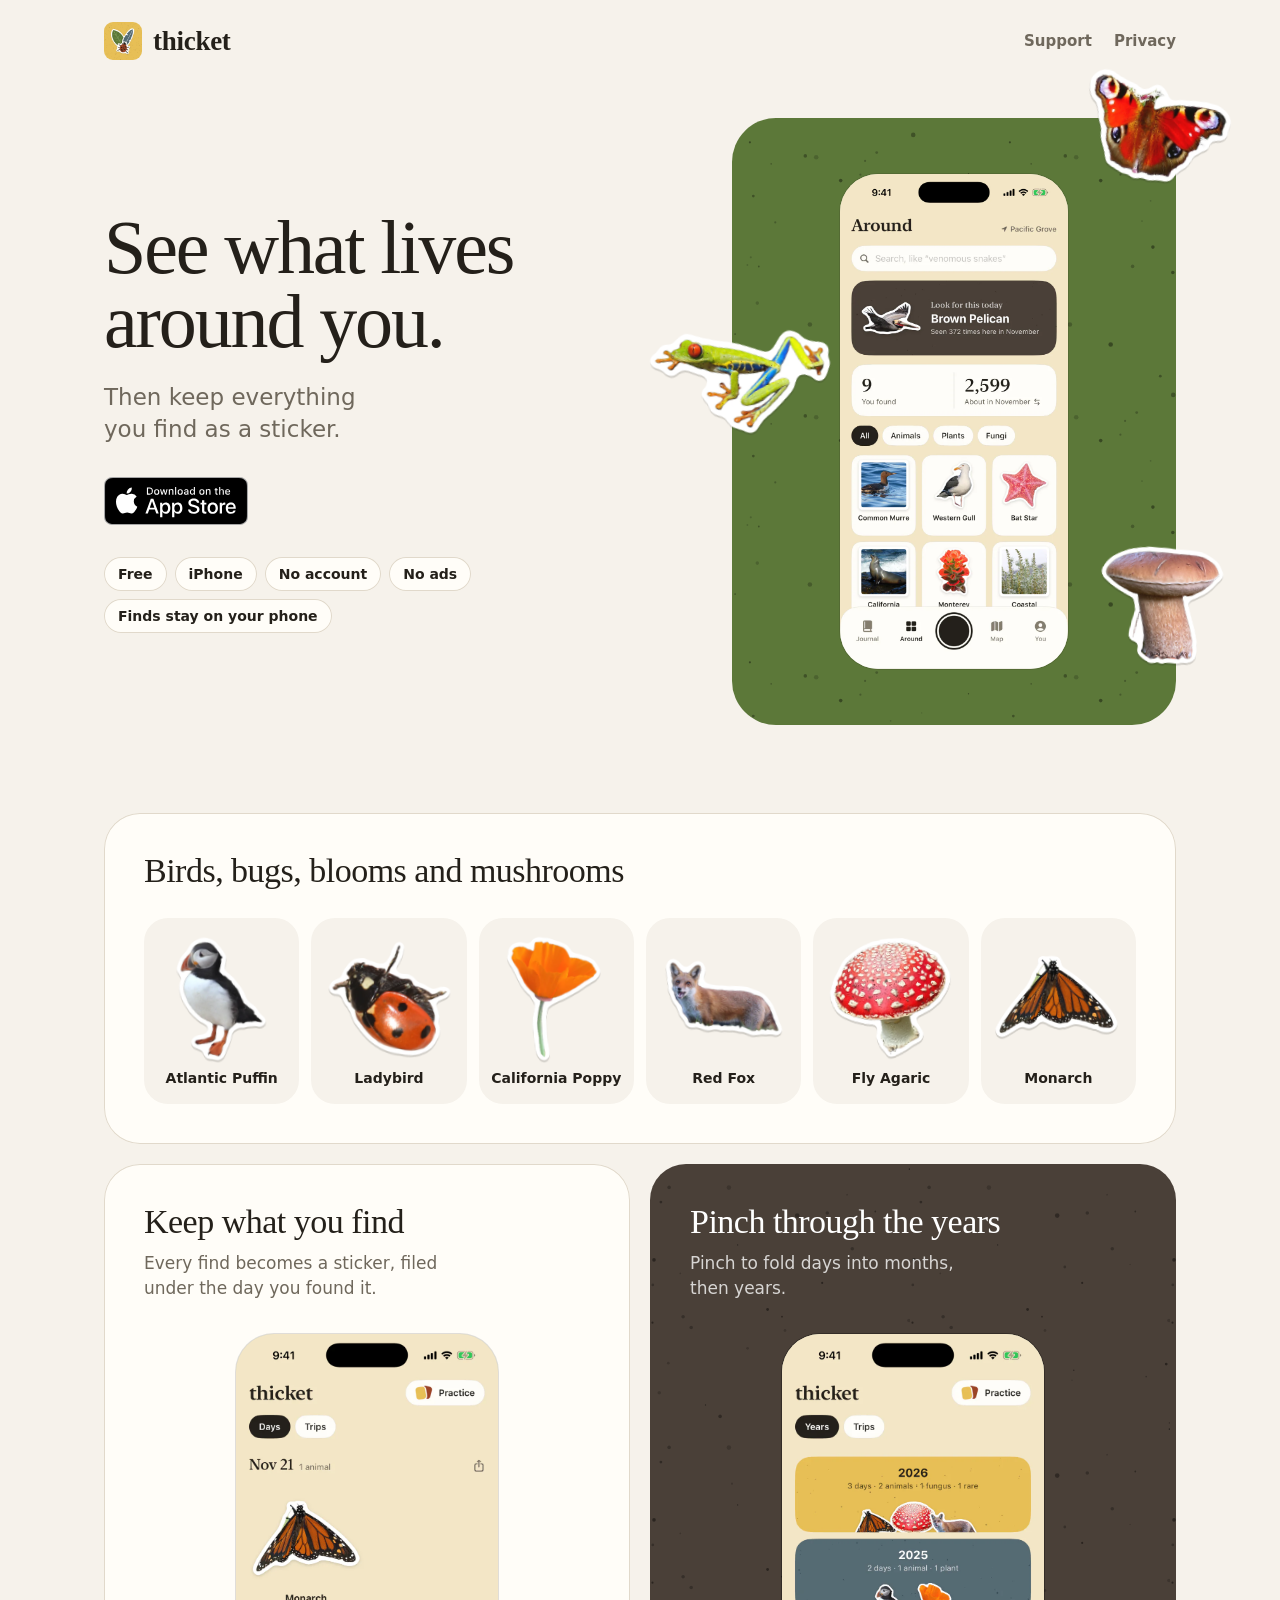
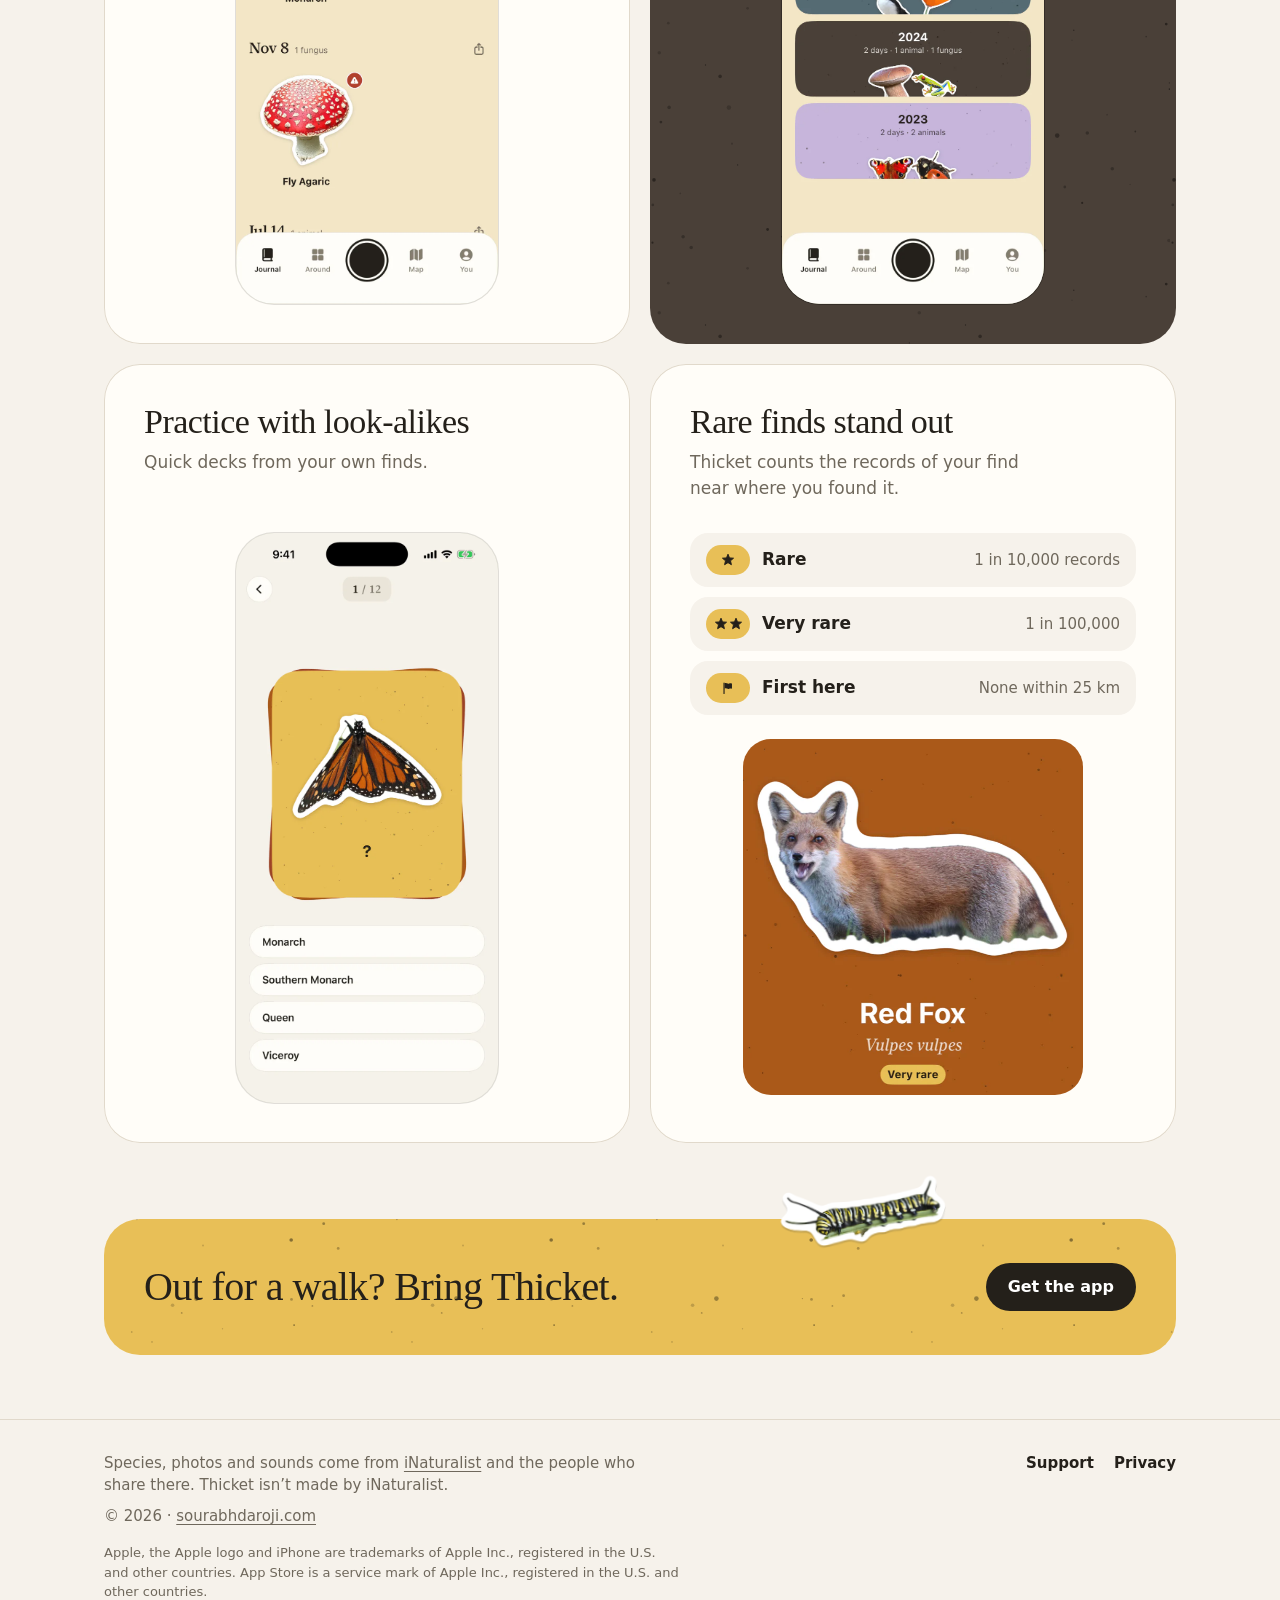
<file: index.html>
<!doctype html>
<html lang="en">
<head>
  <meta charset="utf-8">
  <meta name="viewport" content="width=device-width, initial-scale=1">
  <title>Thicket · See what lives around you</title>
  <meta name="description" content="See what lives around you, then keep everything you find as a sticker. Free for iPhone.">
  <meta name="theme-color" content="#F6F2EB">
  <meta name="apple-itunes-app" content="app-id=6839086369">
  <link rel="icon" href="/favicon.png" type="image/png">
  <link rel="apple-touch-icon" href="/apple-touch-icon.png">
  <link rel="stylesheet" href="/assets/style.css">
  <meta property="og:type" content="website">
  <meta property="og:url" content="https://thicket.sourabhdaroji.com/">
  <meta property="og:title" content="Thicket">
  <meta property="og:description" content="See what lives around you, then keep everything you find as a sticker.">
  <meta property="og:image" content="https://thicket.sourabhdaroji.com/og-v2.png">
  <meta property="og:image:width" content="1200">
  <meta property="og:image:height" content="630">
  <meta name="twitter:card" content="summary_large_image">
</head>
<body>
  <svg width="0" height="0" style="position:absolute" aria-hidden="true">
    <symbol id="star" viewBox="0 0 24 24"><path d="M12 2L14.65 8.36L21.51 8.91L16.28 13.39L17.88 20.09L12 16.5L6.12 20.09L7.72 13.39L2.49 8.91L9.35 8.36Z" stroke="currentColor" stroke-width="1.6" stroke-linejoin="round"/></symbol>
    <symbol id="flag" viewBox="0 0 24 24"><path d="M5.2 2.6a1 1 0 0 1 1 1v17.8a1 1 0 1 1-2 0V3.6a1 1 0 0 1 1-1z"/><path d="M6.2 4c2.6-1.5 5.2 1.6 7.8.4 1.9-.9 3.5-.6 4.8.1v8.9c-1.3-.7-2.9-1-4.8-.1-2.6 1.2-5.2-1.9-7.8-.4z"/></symbol>
  </svg>

  <div class="wrap">
    <header class="top">
      <a class="mark" href="/"><img src="/assets/icon.webp" alt="" width="38" height="38">thicket</a>
      <nav aria-label="Pages">
        <a href="/support/">Support</a>
        <a href="/privacy/">Privacy</a>
      </nav>
    </header>

    <main>
      <section class="hero">
        <div>
          <h1>See what lives around you.</h1>
          <p class="lede">Then keep everything you find as a sticker.</p>
          <a class="store" href="https://apps.apple.com/app/id6839086369"><img src="/assets/app-store-badge.svg" width="144" height="48" alt="Download on the App Store"></a>
          <ul class="facts" aria-label="At a glance">
            <li>Free</li>
            <li>iPhone</li>
            <li>No account</li>
            <li>No ads</li>
            <li>Finds stay on your phone</li>
          </ul>
        </div>
        <div class="stage">
          <figure class="phone">
            <img src="/assets/screen-around.webp" width="720" height="1565"
                 alt="Thicket's Around page near Pacific Grove: a brown pelican to look for today, and a grid of what lives there.">
          </figure>
          <img class="sticker s-left" style="--i: 1" src="/assets/stickers/frog.webp" alt="" width="460" height="283">
          <img class="sticker s-top" style="--i: 2" src="/assets/stickers/peacock.webp" alt="" width="440" height="306">
          <img class="sticker s-bottom" style="--i: 3" src="/assets/stickers/porcini.webp" alt="" width="400" height="386">
        </div>
      </section>

      <section class="sheet" aria-labelledby="sheet-title">
        <h2 id="sheet-title">Birds, bugs, blooms and mushrooms</h2>
        <ul class="peel">
          <li style="--i: 1; --r: -5deg"><img src="/assets/stickers/puffin.webp" alt="" width="220" height="320" loading="lazy"><span>Atlantic Puffin</span></li>
          <li style="--i: 2; --r: 4deg"><img src="/assets/stickers/ladybird.webp" alt="" width="320" height="296" loading="lazy"><span>Ladybird</span></li>
          <li style="--i: 3; --r: -3deg"><img src="/assets/stickers/poppy.webp" alt="" width="241" height="320" loading="lazy"><span>California Poppy</span></li>
          <li style="--i: 4; --r: 5deg"><img src="/assets/stickers/fox.webp" alt="" width="320" height="184" loading="lazy"><span>Red Fox</span></li>
          <li style="--i: 5; --r: -4deg"><img src="/assets/stickers/agaric.webp" alt="" width="400" height="391" loading="lazy"><span>Fly Agaric</span></li>
          <li style="--i: 6; --r: 3deg"><img src="/assets/stickers/monarch.webp" alt="" width="440" height="304" loading="lazy"><span>Monarch</span></li>
        </ul>
      </section>

      <section class="features" aria-label="What Thicket does">
        <article class="feature">
          <h2>Keep what you find</h2>
          <p>Every find becomes a sticker, filed under the day you found it.</p>
          <div class="shot">
            <figure class="phone">
              <img src="/assets/screen-journal.webp" width="720" height="1565" loading="lazy"
                   alt="Thicket's journal: a monarch and a fly agaric as die-cut stickers, each under the day it was found.">
            </figure>
          </div>
        </article>

        <article class="feature bark">
          <h2>Pinch through the years</h2>
          <p>Pinch to fold days into months, then years.</p>
          <div class="shot">
            <figure class="phone">
              <img src="/assets/screen-years.webp" width="720" height="1565" loading="lazy"
                   alt="The journal zoomed out to years, each a coloured card with that year's stickers tucked into its edge.">
            </figure>
          </div>
        </article>

        <article class="feature">
          <h2>Practice with look-alikes</h2>
          <p>Quick decks from your own finds.</p>
          <div class="shot">
            <figure class="phone">
              <img src="/assets/screen-practice.webp" width="720" height="1565" loading="lazy"
                   alt="A practice card: a monarch, with Monarch, Southern Monarch, Queen and Viceroy to choose from.">
            </figure>
          </div>
        </article>

        <article class="feature rare">
          <h2>Rare finds stand out</h2>
          <p>Thicket counts the records of your find near where you found it.</p>
          <div class="media">
            <ul class="marks">
              <li>
                <span class="coin"><svg><use href="#star"/></svg></span>
                <b>Rare</b>
                <span class="n">1 in 10,000 records</span>
              </li>
              <li>
                <span class="coin"><svg><use href="#star"/></svg><svg><use href="#star"/></svg></span>
                <b>Very rare</b>
                <span class="n">1 in 100,000</span>
              </li>
              <li>
                <span class="coin"><svg><use href="#flag"/></svg></span>
                <b>First here</b>
                <span class="n">None within 25 km</span>
              </li>
            </ul>
            <figure class="detail">
              <img src="/assets/rare-fox.webp" width="650" height="680" loading="lazy"
                   alt="A red fox sticker with a Very rare badge under its name.">
            </figure>
          </div>
        </article>
      </section>

      <section class="close">
        <img class="sticker s-caterpillar" style="--i: 1" src="/assets/stickers/caterpillar.webp" alt="" width="360" height="141" loading="lazy">
        <h2>Out for a walk? Bring Thicket.</h2>
        <a class="get" href="https://apps.apple.com/app/id6839086369">Get the app</a>
      </section>
    </main>
  </div>

  <footer class="foot">
    <div class="wrap row">
      <div>
        <p>Species, photos and sounds come from <a href="https://www.inaturalist.org">iNaturalist</a> and the people who share there. Thicket isn’t made by iNaturalist.</p>
        <p>© 2026 · <a href="https://sourabhdaroji.com">sourabhdaroji.com</a></p>
        <p class="legal">Apple, the Apple logo and iPhone are trademarks of Apple Inc., registered in the U.S. and other countries. App Store is a service mark of Apple Inc., registered in the U.S. and other countries.</p>
      </div>
      <nav aria-label="Pages">
        <a href="/support/">Support</a>
        <a href="/privacy/">Privacy</a>
      </nav>
    </div>
  </footer>
</body>
</html>
</file>
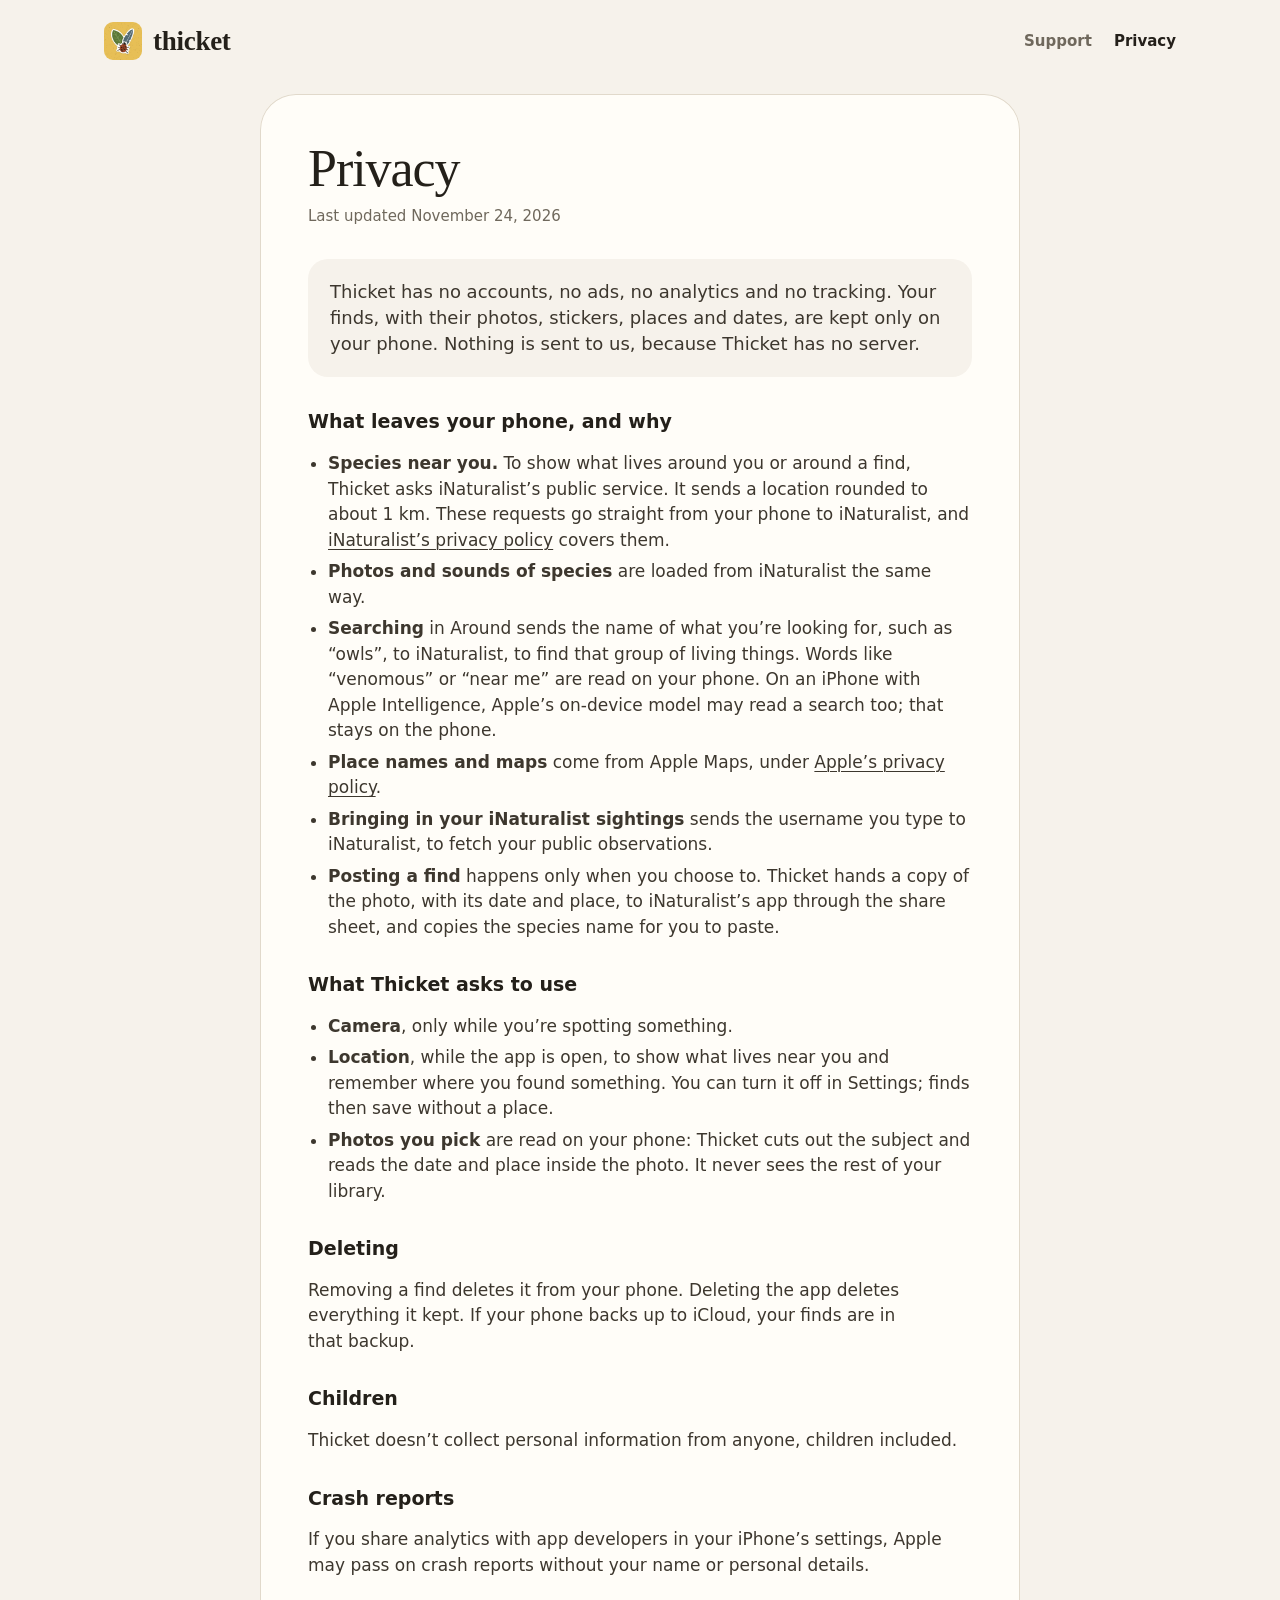
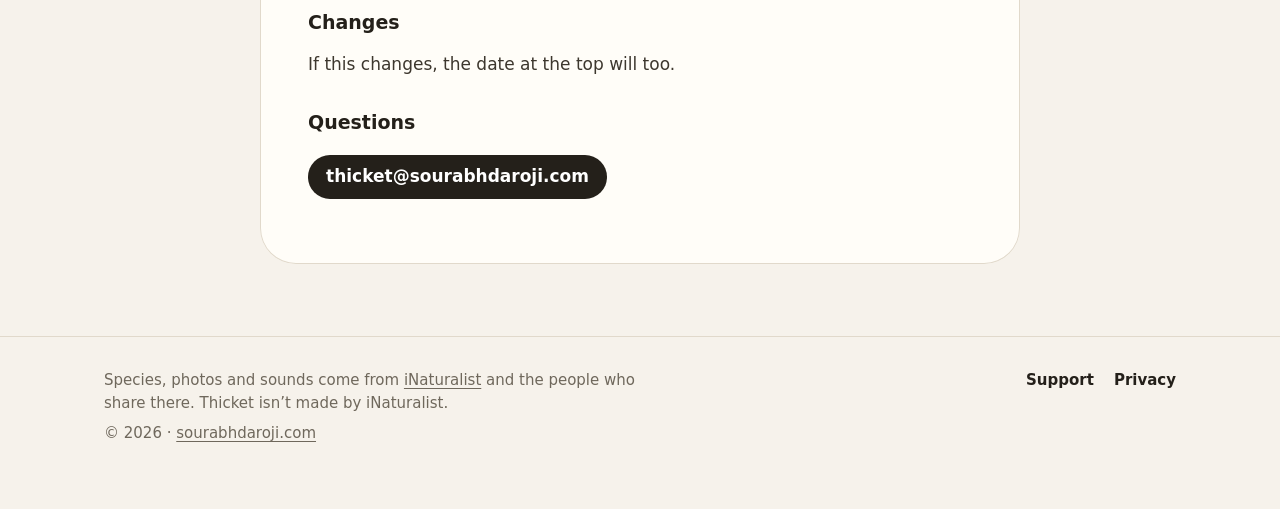
<file: privacy/index.html>
<!doctype html>
<html lang="en">
<head>
  <meta charset="utf-8">
  <meta name="viewport" content="width=device-width, initial-scale=1">
  <title>Privacy · Thicket</title>
  <meta name="description" content="Thicket has no accounts, no ads and no tracking. Your finds stay on your phone.">
  <meta name="theme-color" content="#F6F2EB">
  <link rel="icon" href="/favicon.png" type="image/png">
  <link rel="apple-touch-icon" href="/apple-touch-icon.png">
  <link rel="stylesheet" href="/assets/style.css">
</head>
<body>
  <div class="wrap">
    <header class="top">
      <a class="mark" href="/"><img src="/assets/icon.webp" alt="" width="38" height="38">thicket</a>
      <nav aria-label="Pages">
        <a href="/support/">Support</a>
        <a href="/privacy/" aria-current="page">Privacy</a>
      </nav>
    </header>

    <main class="doc">
      <h1>Privacy</h1>
      <p class="when">Last updated November 24, 2026</p>

      <p class="short">Thicket has no accounts, no ads, no analytics and no tracking. Your finds, with their photos, stickers, places and dates, are kept only on your phone. Nothing is sent to us, because Thicket has no server.</p>

      <h2>What leaves your phone, and why</h2>
      <ul>
        <li><b>Species near you.</b> To show what lives around you or around a find, Thicket asks iNaturalist’s public service. It sends a location rounded to about 1 km. These requests go straight from your phone to iNaturalist, and <a href="https://www.inaturalist.org/pages/privacy">iNaturalist’s privacy policy</a> covers them.</li>
        <li><b>Photos and sounds of species</b> are loaded from iNaturalist the same way.</li>
        <li><b>Searching</b> in Around sends the name of what you’re looking for, such as “owls”, to iNaturalist, to find that group of living things. Words like “venomous” or “near me” are read on your phone. On an iPhone with Apple Intelligence, Apple’s on-device model may read a search too; that stays on the phone.</li>
        <li><b>Place names and maps</b> come from Apple Maps, under <a href="https://www.apple.com/legal/privacy/">Apple’s privacy policy</a>.</li>
        <li><b>Bringing in your iNaturalist sightings</b> sends the username you type to iNaturalist, to fetch your public observations.</li>
        <li><b>Posting a find</b> happens only when you choose to. Thicket hands a copy of the photo, with its date and place, to iNaturalist’s app through the share sheet, and copies the species name for you to paste.</li>
      </ul>

      <h2>What Thicket asks to use</h2>
      <ul>
        <li><b>Camera</b>, only while you’re spotting something.</li>
        <li><b>Location</b>, while the app is open, to show what lives near you and remember where you found something. You can turn it off in Settings; finds then save without a place.</li>
        <li><b>Photos you pick</b> are read on your phone: Thicket cuts out the subject and reads the date and place inside the photo. It never sees the rest of your library.</li>
      </ul>

      <h2>Deleting</h2>
      <p>Removing a find deletes it from your phone. Deleting the app deletes everything it kept. If your phone backs up to iCloud, your finds are in that backup.</p>

      <h2>Children</h2>
      <p>Thicket doesn’t collect personal information from anyone, children included.</p>

      <h2>Crash reports</h2>
      <p>If you share analytics with app developers in your iPhone’s settings, Apple may pass on crash reports without your name or personal details.</p>

      <h2>Changes</h2>
      <p>If this changes, the date at the top will too.</p>

      <h2>Questions</h2>
      <p><a class="mail" href="mailto:thicket@sourabhdaroji.com">thicket@sourabhdaroji.com</a></p>
    </main>
  </div>

  <footer class="foot">
    <div class="wrap row">
      <div>
        <p>Species, photos and sounds come from <a href="https://www.inaturalist.org">iNaturalist</a> and the people who share there. Thicket isn’t made by iNaturalist.</p>
        <p>© 2026 · <a href="https://sourabhdaroji.com">sourabhdaroji.com</a></p>
      </div>
      <nav aria-label="Pages">
        <a href="/support/">Support</a>
        <a href="/privacy/" aria-current="page">Privacy</a>
      </nav>
    </div>
  </footer>
</body>
</html>
</file>
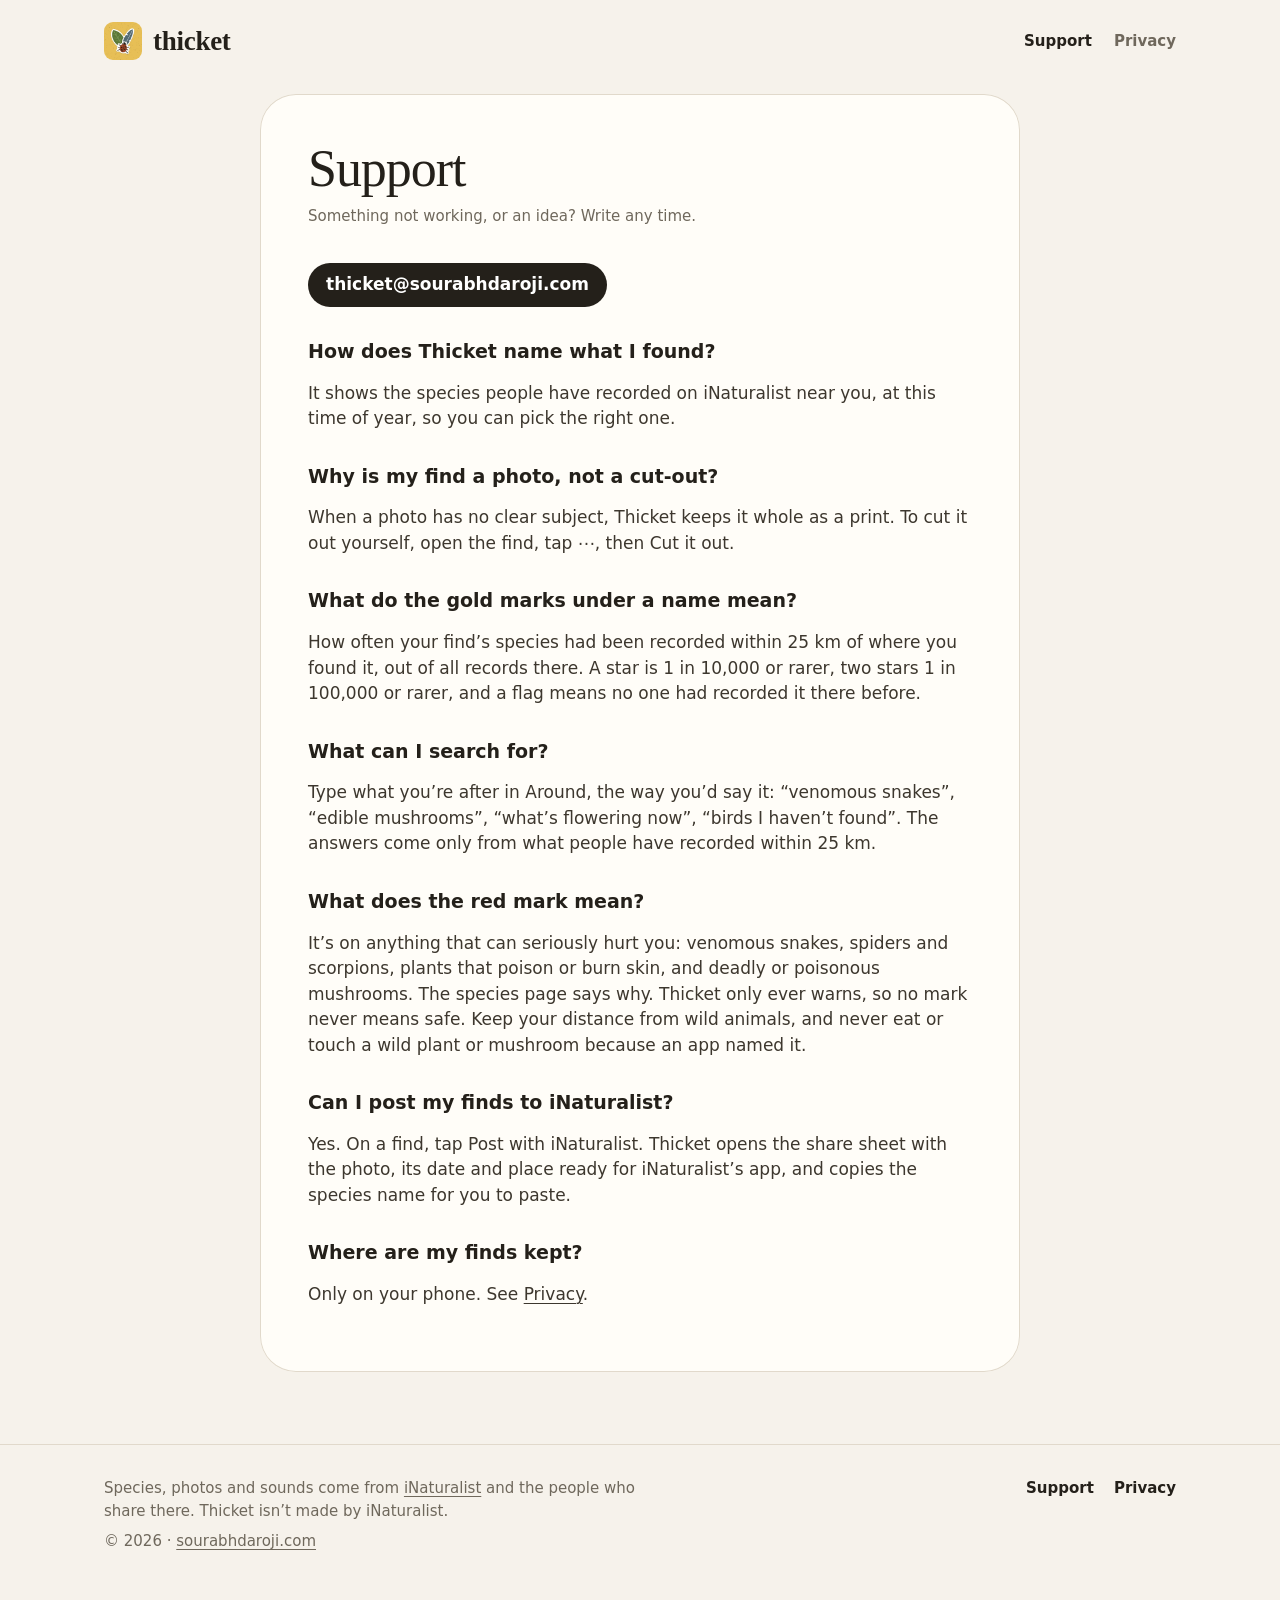
<file: support/index.html>
<!doctype html>
<html lang="en">
<head>
  <meta charset="utf-8">
  <meta name="viewport" content="width=device-width, initial-scale=1">
  <title>Support · Thicket</title>
  <meta name="description" content="Help with Thicket: naming finds, stickers, rare marks and posting to iNaturalist.">
  <meta name="theme-color" content="#F6F2EB">
  <link rel="icon" href="/favicon.png" type="image/png">
  <link rel="apple-touch-icon" href="/apple-touch-icon.png">
  <link rel="stylesheet" href="/assets/style.css">
</head>
<body>
  <div class="wrap">
    <header class="top">
      <a class="mark" href="/"><img src="/assets/icon.webp" alt="" width="38" height="38">thicket</a>
      <nav aria-label="Pages">
        <a href="/support/" aria-current="page">Support</a>
        <a href="/privacy/">Privacy</a>
      </nav>
    </header>

    <main class="doc">
      <h1>Support</h1>
      <p class="when">Something not working, or an idea? Write any time.</p>
      <p><a class="mail" href="mailto:thicket@sourabhdaroji.com?subject=Thicket">thicket@sourabhdaroji.com</a></p>

      <h2>How does Thicket name what I found?</h2>
      <p>It shows the species people have recorded on iNaturalist near you, at this time of year, so you can pick the right one.</p>

      <h2>Why is my find a photo, not a cut-out?</h2>
      <p>When a photo has no clear subject, Thicket keeps it whole as a print. To cut it out yourself, open the find, tap ⋯, then Cut it out.</p>

      <h2>What do the gold marks under a name mean?</h2>
      <p>How often your find’s species had been recorded within 25 km of where you found it, out of all records there. A star is 1 in 10,000 or rarer, two stars 1 in 100,000 or rarer, and a flag means no one had recorded it there before.</p>

      <h2>What can I search for?</h2>
      <p>Type what you’re after in Around, the way you’d say it: “venomous snakes”, “edible mushrooms”, “what’s flowering now”, “birds I haven’t found”. The answers come only from what people have recorded within 25 km.</p>

      <h2>What does the red mark mean?</h2>
      <p>It’s on anything that can seriously hurt you: venomous snakes, spiders and scorpions, plants that poison or burn skin, and deadly or poisonous mushrooms. The species page says why. Thicket only ever warns, so no mark never means safe. Keep your distance from wild animals, and never eat or touch a wild plant or mushroom because an app named it.</p>

      <h2>Can I post my finds to iNaturalist?</h2>
      <p>Yes. On a find, tap Post with iNaturalist. Thicket opens the share sheet with the photo, its date and place ready for iNaturalist’s app, and copies the species name for you to paste.</p>

      <h2>Where are my finds kept?</h2>
      <p>Only on your phone. See <a href="/privacy/">Privacy</a>.</p>
    </main>
  </div>

  <footer class="foot">
    <div class="wrap row">
      <div>
        <p>Species, photos and sounds come from <a href="https://www.inaturalist.org">iNaturalist</a> and the people who share there. Thicket isn’t made by iNaturalist.</p>
        <p>© 2026 · <a href="https://sourabhdaroji.com">sourabhdaroji.com</a></p>
      </div>
      <nav aria-label="Pages">
        <a href="/support/" aria-current="page">Support</a>
        <a href="/privacy/">Privacy</a>
      </nav>
    </div>
  </footer>
</body>
</html>
</file>
<file: assets/style.css>
/* Thicket's paper: the same colours, type and shapes as the app. Flat fills and hairlines only. */
:root {
  --page: #F6F2EB;
  --card: #FFFDF8;
  --ink: #24201A;
  --soft: #6F685C;
  --line: #E1D9CB;
  --well: #EBE5D9;
  --moss: #5C7839;
  --bark: #4A4038;
  --honey: #E8BF57;
  --wash: #D1D5C0;
  --serif: ui-serif, "New York", "Iowan Old Style", Georgia, serif;
  --sans: system-ui, -apple-system, "SF Pro Text", "Helvetica Neue", Arial, sans-serif;
  /* One curve for everything that moves: a strong ease-out. */
  --out: cubic-bezier(0.23, 1, 0.32, 1);
  color-scheme: light;
}

* { box-sizing: border-box; }
html { -webkit-text-size-adjust: 100%; }
body {
  margin: 0;
  /* Stickers hang over card edges; near the screen edge that must never scroll sideways. */
  overflow-x: clip;
  background: var(--page);
  color: var(--ink);
  font: 17px/1.5 var(--sans);
  -webkit-font-smoothing: antialiased;
  text-rendering: optimizeLegibility;
}
img { display: block; max-width: 100%; height: auto; }
h1, h2 { text-wrap: balance; }
p { text-wrap: pretty; }
a { color: inherit; text-underline-offset: 0.18em; text-decoration-thickness: 1px; }
a:hover { text-decoration-thickness: 2px; }
:focus-visible { outline: 2px solid var(--ink); outline-offset: 3px; border-radius: 8px; }

.wrap { max-width: 1120px; margin: 0 auto; padding: 0 24px; }

/* Header */
.top { display: flex; align-items: center; justify-content: space-between; gap: 16px; padding: 22px 0; }
.mark {
  display: inline-flex; align-items: center; gap: 11px;
  font: 600 27px/1 var(--serif); letter-spacing: -0.01em; text-decoration: none;
}
.mark img { width: 38px; height: 38px; border-radius: 9px; }
.top nav { display: flex; gap: 22px; font: 600 15px/1 var(--sans); }
.top nav a { text-decoration: none; color: var(--soft); }
.top nav a:hover, .top nav a[aria-current] { color: var(--ink); }

/* Apple's badge exactly as Apple draws it: 48 px tall (40 px is the least allowed), with a quarter of
   its height clear all round, which the hero's spacing gives it. Apple asks for one badge per page,
   so the closing card has a plain pill instead. */
.store { display: block; width: fit-content; border-radius: 8px; }
.store img { width: auto; height: 48px; }
.get {
  display: inline-flex; align-items: center; height: 48px; padding: 0 22px;
  border-radius: 24px; background: var(--ink); color: #fff;
  font: 600 16px/1 var(--sans); white-space: nowrap; text-decoration: none;
  transition: background-color 0.14s var(--out);
}
.get:hover { background: var(--bark); }

/* Stickers: cut by Thicket's own cutter from public-domain photos. A hard, unblurred shadow gives
   them the thickness of a printed sticker without a fade. */
.sticker {
  position: absolute; z-index: 2; height: auto;
  rotate: var(--r, 0deg);
  filter: drop-shadow(0 2px 0 rgba(36, 32, 26, 0.18));
}

/* Hero */
.hero { display: grid; grid-template-columns: 1.12fr 0.88fr; gap: 64px; align-items: center; padding: 36px 0 88px; }
.hero h1 {
  font: 500 clamp(48px, 6.2vw, 76px)/0.98 var(--serif);
  letter-spacing: -0.028em; margin: 0 0 22px;
}
.lede { font-size: clamp(19px, 2.1vw, 23px); line-height: 1.4; color: var(--soft); margin: 0 0 32px; max-width: 24ch; text-wrap: balance; }
.facts { display: flex; flex-wrap: wrap; gap: 8px; list-style: none; padding: 0; margin: 32px 0 0; }
.facts li {
  display: inline-flex; align-items: center; height: 34px; padding: 0 14px;
  border-radius: 17px; background: var(--card); box-shadow: inset 0 0 0 1px var(--line);
  font: 600 14px/1 var(--sans);
}

/* The moss paper card the journal sits on, with stickers stuck over its edges. */
.stage {
  position: relative; display: grid; place-items: center;
  padding: 56px 32px; border-radius: 44px;
  background: var(--moss) url(/assets/speckle-moss.svg);
}
.phone {
  margin: 0; width: min(290px, 66%); border-radius: 38px; overflow: hidden;
  background: var(--wash); box-shadow: 0 0 0 1px rgba(36, 32, 26, 0.14);
}
.phone img { width: 100%; aspect-ratio: 1206 / 2622; object-fit: cover; }
.stage .phone { width: min(262px, 60%); }
/* Each sticker sits mostly on the moss and hangs off the card, clear of the journal's content. */
.stage .s-left { width: clamp(150px, 14vw, 192px); left: -78px; top: 34%; --r: -10deg; }
.stage .s-top { width: clamp(120px, 11.5vw, 156px); right: -52px; top: -38px; --r: 12deg; }
.stage .s-bottom { width: clamp(100px, 9.5vw, 128px); right: -44px; bottom: 10%; --r: 6deg; }

/* A sheet of stickers: one tile each, named the way the journal names them. */
.sheet {
  padding: 40px; margin-bottom: 20px; border-radius: 36px;
  background: var(--card); box-shadow: inset 0 0 0 1px var(--line);
}
.sheet h2 { font: 500 clamp(28px, 3vw, 34px)/1.08 var(--serif); letter-spacing: -0.015em; margin: 0 0 28px; }
.peel { list-style: none; margin: 0; padding: 0; display: grid; grid-template-columns: repeat(6, minmax(0, 1fr)); gap: 12px; }
.peel li {
  display: grid; grid-template-rows: minmax(0, 1fr) auto; justify-items: center; gap: 12px; min-width: 0;
  aspect-ratio: 5 / 6; padding: 18px 10px 16px; border-radius: 24px; background: var(--page);
}
.peel img {
  align-self: center; width: 90%; height: 100%; max-height: 144px; object-fit: contain;
  rotate: var(--r, 0deg); filter: drop-shadow(0 2px 0 rgba(36, 32, 26, 0.18));
}
/* Names stay on one line so they sit on one baseline across the row. */
.peel span { font: 600 14px/1.2 var(--sans); text-align: center; white-space: nowrap; translate: 0 -0.06em; }

/* Features: each a card with its screen whole inside it, the same padding on every side.
   Cards share rows through a subgrid, so titles, text and pictures side by side start on one line. */
.features { display: grid; grid-template-columns: 1fr 1fr; gap: 20px; padding-bottom: 20px; }
.feature {
  display: grid; grid-row: span 3; grid-template-rows: subgrid; row-gap: 0; align-content: start;
  padding: 40px; border-radius: 36px;
  background: var(--card); box-shadow: inset 0 0 0 1px var(--line);
}
.feature h2 { font: 500 clamp(28px, 3vw, 34px)/1.08 var(--serif); letter-spacing: -0.015em; margin: 0 0 10px; }
.feature p { margin: 0 0 32px; color: var(--soft); max-width: 32ch; }
.shot { display: grid; justify-items: center; align-content: end; }
.shot .phone { width: min(262px, 78%); }
.feature.bark { background: var(--bark) url(/assets/speckle-bark.svg); box-shadow: none; color: #fff; }
.feature.bark p { color: rgba(255, 255, 255, 0.78); }
.feature.bark .phone { box-shadow: 0 0 0 1px rgba(0, 0, 0, 0.3); }

/* Rarity: what each mark means, then the real mark from the app. The picture stretches so the
   card ends on the same line as the one beside it. */
.rare .media { display: flex; flex-direction: column; gap: 16px; }
.marks { list-style: none; padding: 0; margin: 0; display: grid; gap: 10px; }
.marks li {
  display: grid; grid-template-columns: 44px 1fr auto; align-items: center; gap: 12px;
  padding: 12px 16px; border-radius: 18px; background: var(--page);
}
.marks b { font-weight: 600; }
.marks span.n { color: var(--soft); font-size: 15px; text-align: right; }
.coin {
  display: inline-flex; align-items: center; justify-content: center; gap: 1px;
  min-width: 30px; height: 30px; padding: 0 7px; border-radius: 15px; background: var(--honey);
}
.coin svg { width: 14px; height: 14px; fill: var(--ink); }
.detail { flex: 1; display: grid; place-items: center; margin: 0; }
.detail img { width: min(340px, 100%); border-radius: 28px; }

/* Closing line, with a monarch caterpillar making its way along the top edge. */
.close {
  position: relative;
  display: flex; align-items: center; justify-content: space-between; gap: 24px; flex-wrap: wrap;
  padding: 44px 40px; margin: 56px 0 64px; border-radius: 36px;
  background: var(--honey) url(/assets/speckle-honey.svg);
}
.close h2 { font: 500 clamp(28px, 3.4vw, 40px)/1.05 var(--serif); letter-spacing: -0.015em; margin: 0; }
.close .s-caterpillar { width: clamp(130px, 13vw, 170px); right: 230px; top: -40px; --r: -3deg; }

/* Footer */
.foot { padding: 32px 0 56px; border-top: 1px solid var(--line); color: var(--soft); font-size: 15px; }
.foot .row { display: flex; justify-content: space-between; gap: 24px; flex-wrap: wrap; align-items: baseline; }
.foot nav { display: flex; gap: 20px; font-weight: 600; color: var(--ink); }
.foot nav a { text-decoration: none; }
.foot p { margin: 0 0 8px; max-width: 60ch; }
.foot .legal { margin-top: 16px; font-size: 13px; max-width: 72ch; }

/* Privacy and support */
.doc {
  max-width: 760px; margin: 12px auto 72px; padding: 48px;
  border-radius: 36px; background: var(--card); box-shadow: inset 0 0 0 1px var(--line);
}
.doc h1 { font: 500 clamp(38px, 5vw, 52px)/1.05 var(--serif); letter-spacing: -0.02em; margin: 0 0 8px; }
.doc .when { color: var(--soft); margin: 0 0 32px; font-size: 15px; }
.doc h2 { font: 600 19px/1.3 var(--sans); margin: 32px 0 8px; }
.doc p, .doc li { color: #3d372e; }
.doc ul { padding-left: 20px; }
.doc li { margin: 6px 0; }
.short {
  margin: 0 0 8px; padding: 20px 22px; border-radius: 20px; background: var(--page);
  font-size: 18px; line-height: 1.45; color: var(--ink);
}
.mail {
  display: inline-flex; align-items: center; height: 44px; padding: 0 18px; margin-top: 4px;
  border-radius: 22px; background: var(--ink); color: #fff; text-decoration: none; font-weight: 600;
}

/* Continuous corners where the browser can draw them. */
@supports (corner-shape: squircle) {
  .stage, .feature, .sheet, .close, .doc { corner-shape: squircle; border-radius: 64px; }
  .phone { corner-shape: squircle; border-radius: 56px; }
  .detail img, .marks li, .short, .peel li { corner-shape: squircle; }
  .detail img { border-radius: 48px; }
  .peel li { border-radius: 40px; }
}

@media (prefers-reduced-motion: no-preference) {
  /* Stickers land once, quickly, one after another. */
  .sticker, .peel img { animation: land 0.42s var(--out) both; animation-delay: calc(var(--i, 0) * 70ms); }
  @keyframes land { from { opacity: 0; scale: 1.14; } }
}

/* Where there is a pointer, a sticker lifts a little toward it. */
@media (hover: hover) and (pointer: fine) {
  .sticker, .peel img {
    transition: translate 0.18s var(--out), rotate 0.18s var(--out), scale 0.18s var(--out), filter 0.18s var(--out);
  }
  .sticker:hover, .peel li:hover img {
    translate: 0 -4px; scale: 1.04; rotate: calc(var(--r, 0deg) + 4deg);
    filter: drop-shadow(0 5px 0 rgba(36, 32, 26, 0.14));
  }
}

@media (max-width: 960px) {
  .peel { grid-template-columns: repeat(3, minmax(0, 1fr)); }
  .peel img { max-height: 150px; }
}

@media (max-width: 860px) {
  .hero { grid-template-columns: 1fr; gap: 48px; padding-bottom: 64px; }
  .features { grid-template-columns: 1fr; }
  .stage { padding: 48px 24px; }
  .stage .s-left { left: -16px; }
  .stage .s-top { right: -14px; }
  .stage .s-bottom { right: -12px; }
  .close .s-caterpillar { right: 32px; }
}

@media (max-width: 520px) {
  .wrap { padding: 0 16px; }
  .top { padding: 16px 0; }
  .top nav { display: none; }
  .stage { padding: 44px 16px; border-radius: 32px; }
  .stage .phone { width: min(236px, 66%); }
  .stage .s-left { width: 108px; left: -18px; top: 45%; }
  .stage .s-top { width: 104px; right: -10px; top: -28px; }
  .stage .s-bottom { width: 84px; right: -8px; bottom: 8%; }
  .sheet { padding: 28px 20px 20px; border-radius: 30px; }
  .sheet h2 { margin-bottom: 20px; }
  .peel { grid-template-columns: repeat(2, minmax(0, 1fr)); gap: 10px; }
  .feature { padding: 28px 20px; border-radius: 30px; }
  .feature p { margin-bottom: 24px; }
  .shot .phone { width: min(248px, 84%); }
  .close { padding: 36px 24px 28px; border-radius: 30px; margin-top: 48px; }
  .close .s-caterpillar { width: 120px; right: 20px; top: -30px; }
  .doc { padding: 32px 22px; border-radius: 30px; margin-top: 4px; }
  .marks li { grid-template-columns: 40px 1fr; }
  .marks span.n { grid-column: 2; text-align: left; margin-top: -6px; }
}
</file>
